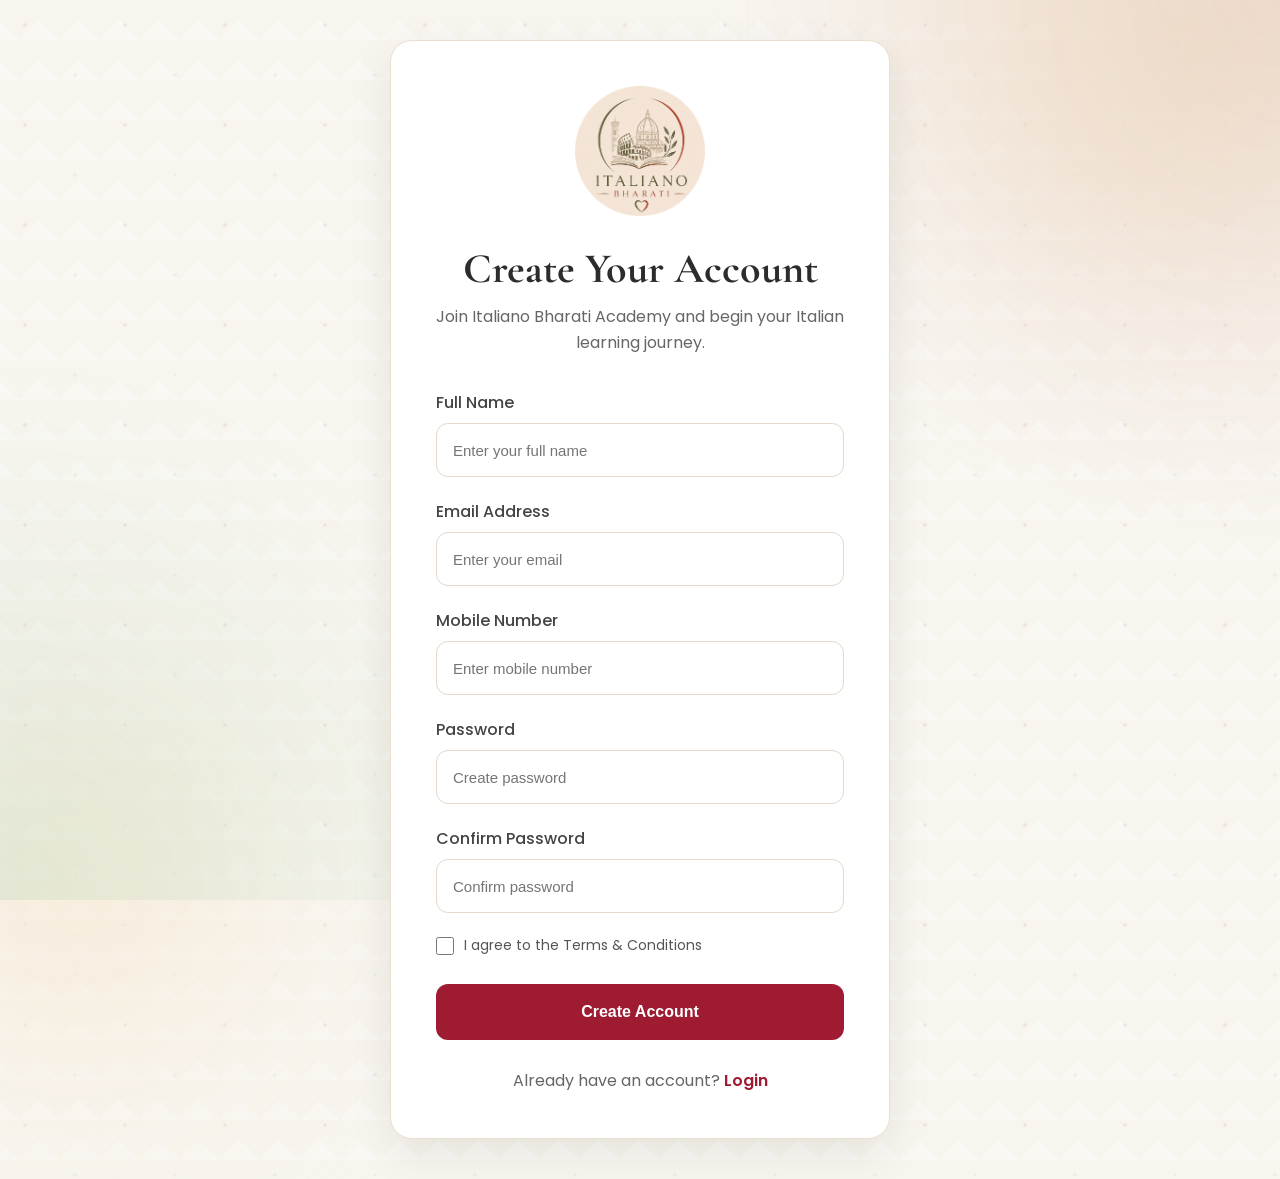
<file: register.html>
<!DOCTYPE html>
<html lang="en">

<head>

    <meta charset="UTF-8">
    <meta name="viewport" content="width=device-width, initial-scale=1.0">

    <title>Register | Italiano Bharati Academy</title>

    <link rel="stylesheet" href="register.css">

    <!-- Google Fonts -->
    <link rel="preconnect" href="https://fonts.googleapis.com">
    <link rel="preconnect" href="https://fonts.gstatic.com" crossorigin>

    <link href="https://fonts.googleapis.com/css2?family=Cormorant+Garamond:wght@500;600;700&family=Poppins:wght@300;400;500;600&display=swap" rel="stylesheet">

</head>

<body>

    <!-- Background -->
    <div class="background"></div>

    <!-- Registration Card -->

    <div class="container">

        <div class="card">

            <div class="logo">

                <img src="assets/logo.png" alt="Logo">

            </div>

            <h1>Create Your Account</h1>

            <p class="subtitle">
                Join Italiano Bharati Academy and begin your Italian learning journey.
            </p>

            <form id="registerForm">

                <div class="input-box">
                    <label>Full Name</label>
                    <input type="text" id="name" placeholder="Enter your full name" required>
                </div>

                <div class="input-box">
                    <label>Email Address</label>
                    <input type="email" id="email" placeholder="Enter your email" required>
                </div>

                <div class="input-box">
                    <label>Mobile Number</label>
                    <input type="tel" id="phone" placeholder="Enter mobile number" required>
                </div>

                <div class="input-box">
                    <label>Password</label>
                    <input type="password" id="password" placeholder="Create password" required>
                </div>

                <div class="input-box">
                    <label>Confirm Password</label>
                    <input type="password" id="confirmPassword" placeholder="Confirm password" required>
                </div>

                <div class="checkbox">

                    <input type="checkbox" id="terms" required>

                    <label for="terms">
                        I agree to the Terms & Conditions
                    </label>

                </div>

                <button type="submit" class="btn">

                    Create Account

                </button>

            </form>

            <p class="login-link">
    Already have an account?
    <a href="index.html">Login</a>
</p>

        </div>

    </div>

    <script src="register.js"></script>

</body>

</html>
</file>
<file: register.css>
/* ===========================
   Global
=========================== */

*{
    margin:0;
    padding:0;
    box-sizing:border-box;
}

body{
    margin:0;
    padding:0;
    min-height:100vh;
    display:flex;
    justify-content:center;
    align-items:center;
    overflow-x:hidden;
    font-family:'Poppins',sans-serif;

    background-color:#f8f5ef;

    /* Italian style texture */
    background-image:
        radial-gradient(circle at 25px 25px, rgba(158,27,50,0.07) 2px, transparent 2px),
        radial-gradient(circle at 75px 75px, rgba(0,146,70,0.05) 2px, transparent 2px),
        linear-gradient(45deg, rgba(255,255,255,0.35) 25%, transparent 25%),
        linear-gradient(-45deg, rgba(255,255,255,0.25) 25%, transparent 25%);

    background-size:
        100px 100px,
        100px 100px,
        40px 40px,
        40px 40px;

    position:relative;
}

body::before{
    
    position:fixed;
    top:50%;
    left:50%;
    transform:translate(-50%,-50%) rotate(-18deg);

    font-size:90px;
    font-weight:700;
    letter-spacing:12px;

    color:rgba(158,27,50,0.035);

    white-space:nowrap;

    pointer-events:none;
    z-index:-1;
}

body::after{
    content:"";
    position:fixed;
    inset:0;

    background:
        radial-gradient(circle at top right,
        rgba(158,27,50,.08), transparent 35%),
        radial-gradient(circle at bottom left,
        rgba(0,146,70,.08), transparent 35%);

    z-index:-2;
}

/* Background */

.background{

    position:fixed;
    inset:0;
    z-index:-3;

}

.background::before{

    content:"";
    position:absolute;

    width:450px;
    height:450px;

    background:#f3e7d1;

    border-radius:50%;

    top:-180px;
    right:-120px;

    filter:blur(120px);

}

.background::after{

    content:"";
    position:absolute;

    width:350px;
    height:350px;

    background:#f6ead7;

    border-radius:50%;

    bottom:-150px;
    left:-100px;

    filter:blur(120px);

}
/* Main Container */

.container{

    width:100%;
    display:flex;
    justify-content:center;
    align-items:center;
    padding:40px 20px;

}

/* Card */

.card{

    width:100%;
    max-width:500px;
    background:#ffffff;
    border-radius:22px;
    padding:45px;
    border:1px solid #eadfcf;
    box-shadow:0 15px 45px rgba(0,0,0,.08);

    animation:fadeUp .7s ease;

}

/* Logo */

.logo {
    text-align: center;
    margin-bottom: 20px;
}

.logo img {
    width: 130px;
    height: auto;
}

/* Heading */

h1{

    font-family:'Cormorant Garamond',serif;
    font-size:42px;
    text-align:center;
    color:#2c2c2c;
    margin-bottom:10px;

}

.subtitle{

    text-align:center;
    color:#666;
    line-height:1.6;
    margin-bottom:35px;

}

/* Inputs */

.input-box{

    margin-bottom:22px;

}

.input-box label{

    display:block;
    margin-bottom:8px;
    font-weight:500;
    color:#444;

}

.input-box input{

    width:100%;
    height:54px;

    border:1px solid #e5d8c8;
    border-radius:12px;

    padding:0 16px;

    font-size:15px;

    transition:.3s;

    background:#fff;

}

.input-box input:focus{

    outline:none;
    border-color:#9E1B32;
    box-shadow:0 0 0 4px rgba(158,27,50,.12);

}

/* Checkbox */

.checkbox{

    display:flex;
    align-items:center;
    gap:10px;
    margin-bottom:28px;
    font-size:14px;
    color:#555;

}

.checkbox input{

    width:18px;
    height:18px;

}

/* Button */

.btn{

    width:100%;
    height:56px;

    border:none;

    border-radius:12px;

    background:#9E1B32;

    color:white;

    font-size:16px;

    font-weight:600;

    cursor:pointer;

    transition:.3s;

}

.btn:hover{

    background:#7D1328;
    transform:translateY(-2px);
    box-shadow:0 12px 24px rgba(158,27,50,.25);

}

/* Login */

.login-link{

    margin-top:28px;
    text-align:center;
    color:#666;

}

.login-link a{

    color:#9E1B32;
    font-weight:600;
    text-decoration:none;

}

.login-link a:hover{

    text-decoration:underline;

}

/* Animation */

@keyframes fadeUp{

    from{

        opacity:0;
        transform:translateY(35px);

    }

    to{

        opacity:1;
        transform:translateY(0);

    }

}

/* Responsive */

@media(max-width:600px){

    .card{

        padding:30px 22px;

    }

    h1{

        font-size:34px;

    }

}
</file>
